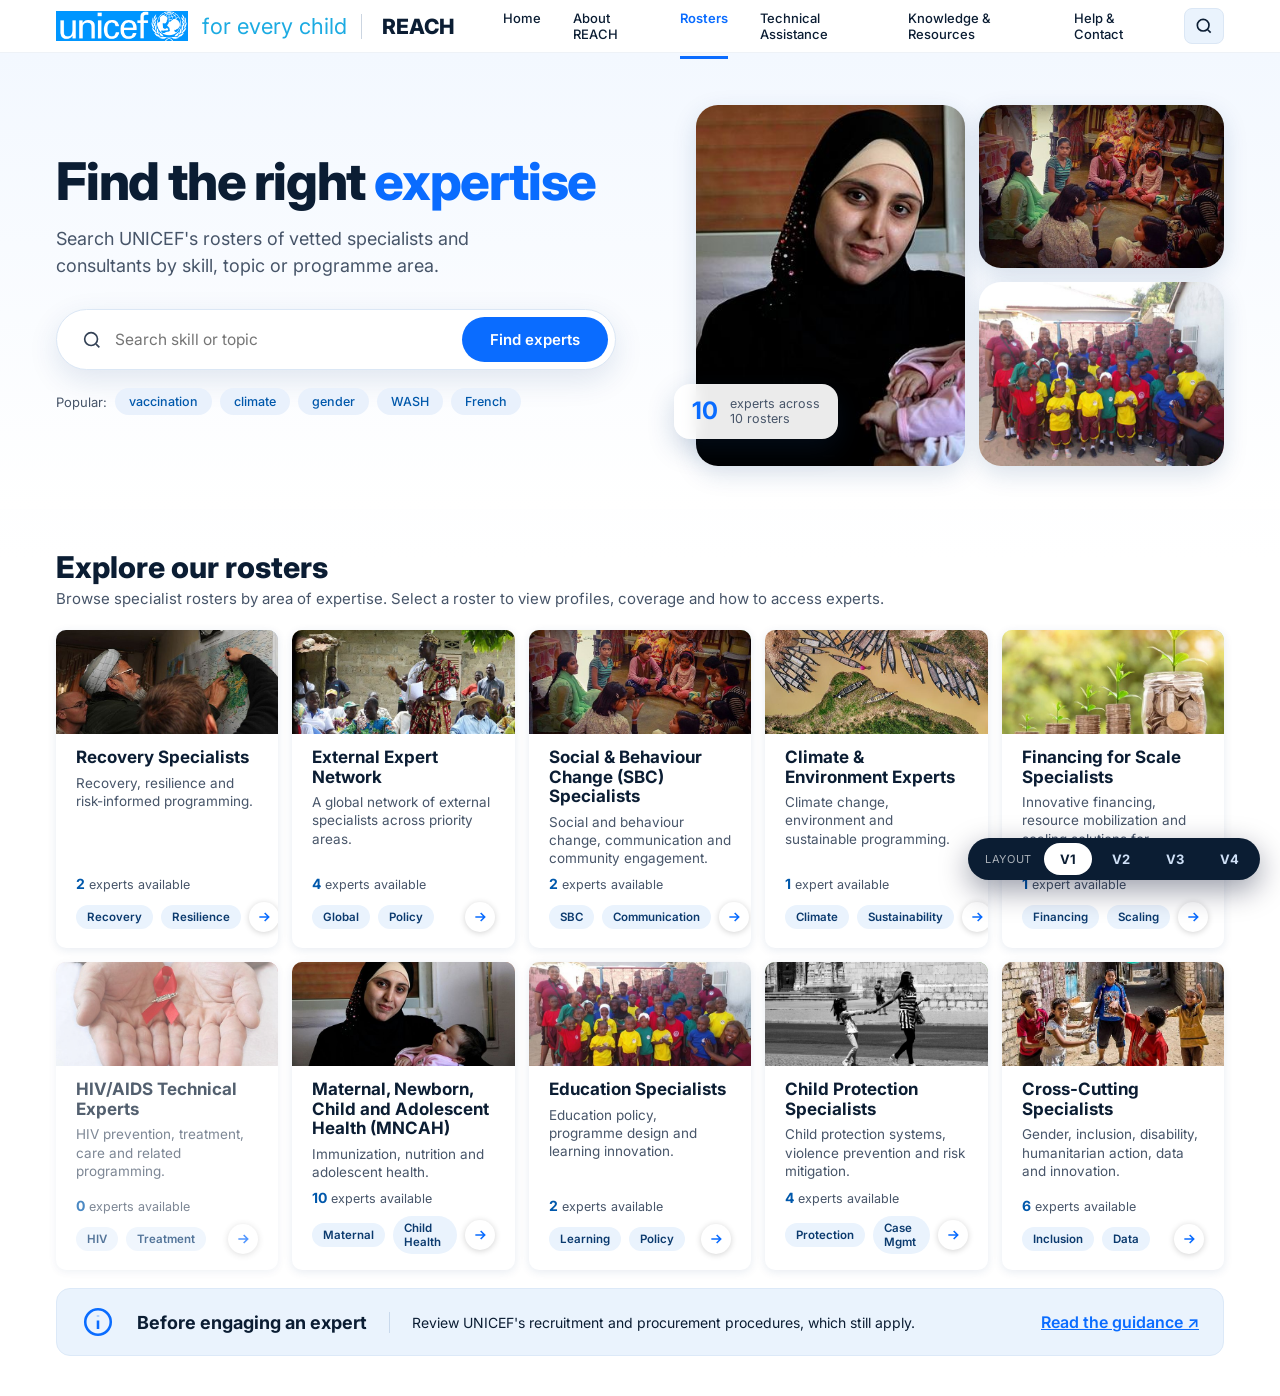
<file: index.html>
<!DOCTYPE html>
<html lang="en">
<head>
  <meta charset="UTF-8" />
  <meta name="viewport" content="width=device-width, initial-scale=1.0" />
  <title>REACH – Find the right expertise</title>
  <link rel="preconnect" href="https://fonts.googleapis.com" />
  <link rel="preconnect" href="https://fonts.gstatic.com" crossorigin />
  <link href="https://fonts.googleapis.com/css2?family=Inter:wght@400;500;600;700;800&family=Caveat:wght@600&display=swap" rel="stylesheet" />
  <link rel="stylesheet" href="v2.css" />
  <link rel="stylesheet" href="v3.css" />
  <link rel="stylesheet" href="v4.css" />
  <style>
    :root { --blue:#1CABE2; --brand:#0A6CFF; --dark:#0058AB; --ink:#0b1d33; --muted:#475569; --line:#dbe7f5; --tint:#eaf3fd; }
    * { box-sizing:border-box; }
    body { margin:0; font-family:'Inter',sans-serif; color:var(--ink); background:linear-gradient(180deg,#f4f8fe,#fff 40%); }
    a { color:inherit; text-decoration:none; }
    .wrap { max-width:1440px; margin:0 auto; padding:0 56px; }
    /* nav */
    header.nav { background:#fff; border-bottom:1px solid #eef2f7; position:sticky; top:0; z-index:10; }
    .nav .wrap { display:flex; align-items:center; gap:28px; height:52px; }
    .logo { display:flex; align-items:center; gap:14px; }
    .logo img { height:30px; }
    .logo .tag { color:var(--blue); font-size:22px; font-weight:400; }
    .logo .reach { font-weight:800; font-size:21px; border-left:1px solid #cbd5e1; padding-left:20px; }
    .nav nav { display:flex; gap:32px; margin-left:20px; flex:1; font-size:13px; font-weight:500; }
    .nav nav a { padding:17px 0 14px; border-bottom:3px solid transparent; }
    .nav nav a.active { color:var(--brand); border-color:var(--brand); font-weight:600; }
    .icon-btn { width:40px; height:36px; border:1px solid var(--line); background:var(--tint); border-radius:8px; display:grid; place-items:center; cursor:pointer; }
    /* hero */
    .hero { background:linear-gradient(180deg,#f3f8ff 0%,#fff 100%); }
    .hero .wrap { display:grid; grid-template-columns:1.05fr .95fr; gap:56px; align-items:center; padding-top:52px; padding-bottom:44px; }
    h1 { font-size:52px; line-height:1.05; margin:0 0 16px; font-weight:800; letter-spacing:-1.2px; }
    h1 em { font-style:normal; color:var(--brand); }
    .hero p.lead { font-size:18px; color:var(--muted); max-width:500px; margin:0 0 30px; line-height:1.5; }
    .search { display:flex; align-items:center; background:#fff; border:1px solid var(--line); border-radius:999px; padding:7px 7px 7px 6px; box-shadow:0 10px 30px rgba(15,60,120,.12); max-width:560px; transition:box-shadow .2s, border-color .2s; }
    .search:focus-within { border-color:var(--brand); box-shadow:0 10px 30px rgba(10,108,255,.22); }
    .search svg { margin:0 12px 0 18px; flex:none; }
    .search input { flex:1; min-width:0; border:0; outline:0; font:inherit; font-size:15.5px; padding:12px 0; background:transparent; }
    .btn { background:var(--brand); color:#fff; border:0; border-radius:999px; font:600 15px 'Inter'; padding:13px 28px; cursor:pointer; transition:background .15s; }
    .btn:hover { background:var(--dark); }
    .suggest { margin-top:18px; font-size:13px; color:var(--muted); display:flex; flex-wrap:wrap; gap:8px; align-items:center; }
    .suggest button { border:0; background:#e9f1fc; border-radius:999px; padding:6px 14px; font:500 12.5px 'Inter'; color:var(--dark); cursor:pointer; transition:background .15s; }
    .suggest button:hover { background:#d6e6fa; }
    .mosaic { display:grid; grid-template-columns:1.1fr 1fr; grid-template-rows:1fr 1fr; gap:14px; height:360px; position:relative; }
    .mosaic img { width:100%; height:100%; object-fit:cover; border-radius:22px; display:block; box-shadow:0 8px 24px rgba(15,60,120,.15); }
    .mosaic .tall { grid-row:1 / span 2; object-position:20% 30%; }
    .stat { position:absolute; left:-22px; bottom:26px; background:rgba(255,255,255,.92); backdrop-filter:blur(8px); border-radius:16px; padding:12px 18px; box-shadow:0 10px 28px rgba(15,60,120,.2); display:flex; gap:12px; align-items:center; }
    .stat b { font-size:24px; line-height:1; color:var(--brand); } .stat span { font-size:12.5px; color:var(--muted); line-height:1.25; }
    /* rosters */
    h2 { font-size:30px; margin:40px 0 4px; font-weight:800; }
    .sub { color:var(--muted); margin:0 0 22px; font-size:15px; }
    .grid { display:grid; grid-template-columns:repeat(5,1fr); gap:14px; }
    .card { background:#fff; border-radius:10px; box-shadow:0 2px 10px rgba(15,60,120,.1); overflow:hidden; display:flex; flex-direction:column; transition:transform .15s, box-shadow .15s; }
    .card:hover { transform:translateY(-3px); box-shadow:0 8px 22px rgba(15,60,120,.18); }
    .thumb { height:104px; overflow:hidden; } .thumb img { width:100%; height:100%; object-fit:cover; display:block; }
    .card .body { padding:14px 20px 16px; flex:1; display:flex; flex-direction:column; }
    .card h3 { margin:0 0 6px; font-size:17px; line-height:1.15; font-weight:700; }
    .card p { margin:0 0 14px; font-size:13.5px; color:var(--muted); line-height:1.35; flex:1; }
    .count { font-size:12.5px; color:var(--muted); margin:-6px 0 10px; } .count b { color:var(--dark); font-size:14px; }
    .card.empty { opacity:.7; }
    .foot { display:flex; align-items:center; gap:8px; }
    .chip { background:var(--tint); color:#0b3a6e; font-size:11.5px; font-weight:600; padding:5px 11px; border-radius:999px; }
    .arrow { margin-left:auto; width:30px; height:30px; border-radius:50%; background:#fff; box-shadow:0 1px 6px rgba(0,0,0,.18); display:grid; place-items:center; color:var(--brand); flex:none; }
    .notice { margin:18px 0 40px; background:var(--tint); border:1px solid #dce9f8; border-radius:14px; padding:16px 24px; display:flex; align-items:center; gap:22px; }
    .notice b { font-size:18px; padding-right:22px; border-right:1px solid #c9d9ec; }
    .notice span { flex:1; font-size:14px; }
    .notice a { color:var(--brand); font-weight:600; text-decoration:underline; }
    @media (max-width:1100px){ .hero .wrap{grid-template-columns:1fr; gap:32px;} .stat{left:12px;} .grid{grid-template-columns:repeat(3,1fr);} .can{grid-template-columns:1fr 1fr;} }
    @media (max-width:700px){ .wrap{padding:0 18px;} .grid{grid-template-columns:repeat(2,1fr);} .nav nav,.logo .tag{display:none;} h1{font-size:36px;} .mosaic{height:260px;} .can{grid-template-columns:1fr;} .notice{flex-wrap:wrap;} .notice b{border:0;} }
    @media (max-width:520px){ .grid{grid-template-columns:1fr;} .search svg{margin:0 8px 0 14px;} .search input{font-size:14px;} .btn{padding:12px 18px;} .foot{flex-wrap:wrap;} }
  </style>
</head>
<body>
  <header class="nav"><div class="wrap">
    <a class="logo" href="/"><img src="assets/unicef-logo-dxya9f98.png" alt="UNICEF" /><span class="tag">for every child</span><span class="reach">REACH</span></a>
    <nav>
      <a href="#">Home</a><a href="#">About REACH</a><a href="#" class="active">Rosters</a><a href="#">Technical Assistance</a><a href="#">Knowledge &amp; Resources</a><a href="#">Help &amp; Contact</a>
    </nav>
    <div class="icon-btn" onclick="document.getElementById(document.body.dataset.ver==='2'?'v2q':'q').focus()" title="Search"><svg width="20" height="20" fill="none" stroke="#0b1d33" stroke-width="2" viewBox="0 0 24 24"><circle cx="11" cy="11" r="7"/><path d="m20 20-3.5-3.5"/></svg></div>
  </div></header>

  <section class="hero" data-v="1"><div class="wrap">
    <div>
      <h1>Find the right <em>expertise</em></h1>
      <p class="lead">Search UNICEF's rosters of vetted specialists and consultants by skill, topic or programme area.</p>
      <form class="search" id="searchForm">
        <svg width="22" height="22" fill="none" stroke="#334155" stroke-width="1.8" viewBox="0 0 24 24"><circle cx="11" cy="11" r="7"/><path d="m20 20-3.5-3.5"/></svg>
        <input id="q" autocomplete="off" placeholder="Search skill or topic" aria-label="Search experts" />
        <button class="btn" type="submit">Find experts</button>
      </form>
      <div class="suggest">Popular: <button type="button">vaccination</button><button type="button">climate</button><button type="button">gender</button><button type="button">WASH</button><button type="button">French</button></div>
    </div>
    <div class="mosaic" aria-hidden="true">
      <img class="tall" src="assets/photos/mncah.jpg" alt="" />
      <img src="assets/photos/sbc.jpg" alt="" />
      <img src="assets/photos/edu.jpg" alt="" />
      <div class="stat"><b id="statN">0</b><span>experts across<br><span id="statR"></span> rosters</span></div>
    </div>
  </div></section>

  <div id="v2"></div>
  <div id="v3"></div>
  <div id="v4"></div>

  <main class="wrap">
    <div data-v="1">
    <h2>Explore our rosters</h2>
    <p class="sub">Browse specialist rosters by area of expertise. Select a roster to view profiles, coverage and how to access experts.</p>
    <div class="grid" id="rosters"></div>
    </div>

    <div class="notice" data-v="1">
      <svg width="34" height="34" fill="none" stroke="#0A6CFF" stroke-width="1.8" viewBox="0 0 24 24"><circle cx="12" cy="12" r="9"/><path d="M12 11v6M12 7.5v.5"/></svg>
      <b>Before engaging an expert</b>
      <span>Review UNICEF's recruitment and procurement procedures, which still apply.</span>
      <a href="#">Read the guidance ↗</a>
    </div>
  </main>

  <div id="verToggle" role="radiogroup" aria-label="Home page version">
    <span>Layout</span>
    <button type="button" role="radio" data-ver="1" aria-checked="true">V1</button>
    <button type="button" role="radio" data-ver="2" aria-checked="false">V2</button>
    <button type="button" role="radio" data-ver="3" aria-checked="false">V3</button>
    <button type="button" role="radio" data-ver="4" aria-checked="false">V4</button>
  </div>

  <script src="dashboard-data.js"></script>
  <script src="rosters.js"></script>
  <script src="v2.js"></script>
  <script src="v3.js"></script>
  <script src="v4.js"></script>
  <script>
    const ARROW = '<svg width="16" height="16" fill="none" stroke="currentColor" stroke-width="2.4" viewBox="0 0 24 24"><path d="M5 12h14m-6-6 6 6-6 6"/></svg>';
    
    const ALL = DASH_EXPERTS;
    ROSTERS.forEach(r => r.count = countRoster(r));
    document.getElementById('statN').textContent = ALL.length; document.getElementById('statR').textContent = ROSTERS.length;
    document.getElementById('rosters').innerHTML = ROSTERS.map((r, n) => `
      <a class="card${r.count ? '' : ' empty'}" href="#" data-n="${n}">
        <div class="thumb" style="background:linear-gradient(135deg,${r.g[0]},${r.g[1]})"><img src="assets/photos/${r.img}.jpg" alt="" loading="lazy" style="object-position:${POS[r.img]}" onerror="this.remove()"></div>
        <div class="body"><h3>${r.t}</h3><p>${r.d}</p>
          <div class="count"><b>${r.count}</b> ${r.count === 1 ? 'expert' : 'experts'} available</div>
          <div class="foot">${r.tags.map(x => `<span class="chip">${x}</span>`).join('')}<span class="arrow">${ARROW}</span></div>
        </div>
      </a>`).join('');
    document.getElementById('rosters').addEventListener('click', e => {
      const c = e.target.closest('.card'); if (!c) return; e.preventDefault();
      location.href = rosterUrl(ROSTERS[+c.dataset.n]);
    });

    function search(text) {
      text = text.trim(); if (!text) return;
      location.href = searchUrl(text);
    }
    document.getElementById('searchForm').addEventListener('submit', e => { e.preventDefault(); search(document.getElementById('q').value); });
    document.querySelectorAll('.suggest button').forEach(b => b.onclick = () => search(b.textContent));
    // ---- V1 / V2 switch (V1 is the default; ?v=2 or the saved choice selects V2)
    (function () {
      const KEY = 'reach-home-ver';
      const get = () => { try { return localStorage.getItem(KEY); } catch (e) { return null; } };
      const set = v => { try { localStorage.setItem(KEY, v); } catch (e) {} };
      const fromUrl = new URLSearchParams(location.search).get('v');
      function apply(v, persist) {
        v = v === '2' || v === '3' || v === '4' ? v : '1';
        document.body.dataset.ver = v;
        if (v === '2') window.initHomeV2();
        if (v === '3') window.initHomeV3();
        if (v === '4') window.initHomeV4();
        document.querySelectorAll('#verToggle [data-ver]').forEach(b => b.setAttribute('aria-checked', b.dataset.ver === v));
        if (persist) { set(v); const u = new URL(location.href); v !== '1' ? u.searchParams.set('v', v) : u.searchParams.delete('v'); history.replaceState(null, '', u); }
      }
      document.querySelectorAll('#verToggle [data-ver]').forEach(b => b.addEventListener('click', () => apply(b.dataset.ver, true)));
      apply(fromUrl || get() || '1', false);
    })();
  </script>
</body>
</html>
</file>
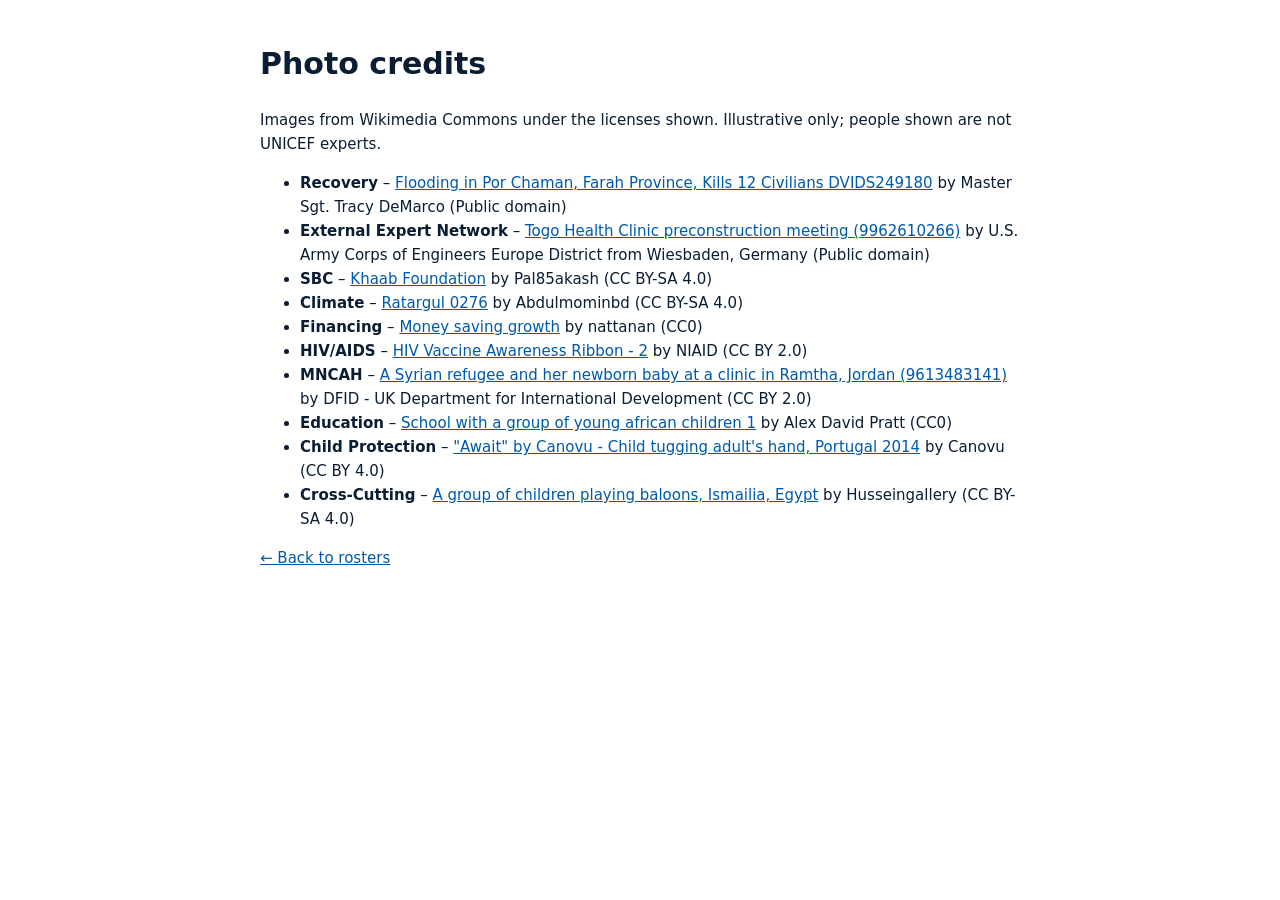
<file: credits.html>
<!DOCTYPE html><html lang="en"><head><meta charset="UTF-8"><meta name="viewport" content="width=device-width,initial-scale=1"><title>Photo credits</title><style>body{font:15px/1.6 Inter,system-ui,sans-serif;max-width:760px;margin:40px auto;padding:0 20px;color:#0b1d33}a{color:#0058AB}</style></head><body><h1>Photo credits</h1><p>Images from Wikimedia Commons under the licenses shown. Illustrative only; people shown are not UNICEF experts.</p><ul><li><b>Recovery</b> &ndash; <a href="https://commons.wikimedia.org/wiki/File:Flooding_in_Por_Chaman%2C_Farah_Province%2C_Kills_12_Civilians_DVIDS249180.jpg" rel="noopener">Flooding in Por Chaman, Farah Province, Kills 12 Civilians DVIDS249180</a> by Master Sgt. Tracy DeMarco (Public domain)</li><li><b>External Expert Network</b> &ndash; <a href="https://commons.wikimedia.org/wiki/File:Togo_Health_Clinic_preconstruction_meeting_%289962610266%29.jpg" rel="noopener">Togo Health Clinic preconstruction meeting (9962610266)</a> by U.S. Army Corps of Engineers Europe District from Wiesbaden, Germany (Public domain)</li><li><b>SBC</b> &ndash; <a href="https://commons.wikimedia.org/wiki/File:Khaab_Foundation.jpg" rel="noopener">Khaab Foundation</a> by Pal85akash (CC BY-SA 4.0)</li><li><b>Climate</b> &ndash; <a href="https://commons.wikimedia.org/wiki/File:Ratargul_0276.jpg" rel="noopener">Ratargul 0276</a> by Abdulmominbd (CC BY-SA 4.0)</li><li><b>Financing</b> &ndash; <a href="https://commons.wikimedia.org/wiki/File:Money_saving_growth.jpg" rel="noopener">Money saving growth</a> by nattanan (CC0)</li><li><b>HIV/AIDS</b> &ndash; <a href="https://commons.wikimedia.org/wiki/File:HIV_Vaccine_Awareness_Ribbon_-_2.jpg" rel="noopener">HIV Vaccine Awareness Ribbon - 2</a> by NIAID (CC BY 2.0)</li><li><b>MNCAH</b> &ndash; <a href="https://commons.wikimedia.org/wiki/File:A_Syrian_refugee_and_her_newborn_baby_at_a_clinic_in_Ramtha%2C_Jordan_%289613483141%29.jpg" rel="noopener">A Syrian refugee and her newborn baby at a clinic in Ramtha, Jordan (9613483141)</a> by DFID - UK Department for International Development (CC BY 2.0)</li><li><b>Education</b> &ndash; <a href="https://commons.wikimedia.org/wiki/File:School_with_a_group_of_young_african_children_1.jpg" rel="noopener">School with a group of young african children 1</a> by Alex David Pratt (CC0)</li><li><b>Child Protection</b> &ndash; <a href="https://commons.wikimedia.org/wiki/File:%22Await%22_by_Canovu_-_Child_tugging_adult%27s_hand%2C_Portugal_2014.png" rel="noopener">&quot;Await&quot; by Canovu - Child tugging adult's hand, Portugal 2014</a> by Canovu (CC BY 4.0)</li><li><b>Cross-Cutting</b> &ndash; <a href="https://commons.wikimedia.org/wiki/File:A_group_of_children_playing_baloons%2C_Ismailia%2C_Egypt.jpg" rel="noopener">A group of children playing baloons, Ismailia, Egypt</a> by Husseingallery (CC BY-SA 4.0)</li></ul><p><a href="index.html">&larr; Back to rosters</a></p></body></html>
</file>
<file: v2.css>
/* Home V2 — matches the supplied reference: light hero with arc-cropped photo + script tagline, bento photo tiles with
   UNICEF-colour corner swooshes, and a two-part guidance banner. Scoped under #v2. */
#v2 { --blue:#0A6CFF; --deep:#0058AB; --cyan:#1CABE2; --navy:#0b1d33; --ink:#1f2937; }
body[data-ver="2"] { background:#fff; }
body[data-ver="2"] main, body[data-ver="2"] .icon-btn { display:none; }
#v2 .wrap { max-width:1440px; margin:0 auto; padding:0 56px; }
/* ---------- hero ---------- */
#v2 .v2-hero { position:relative; z-index:2; overflow-x:clip; background:linear-gradient(90deg,#d6eaf9 0%,#e6f2fc 36%,#f1f8fe 62%,#fbfdff 100%); }
#v2 .v2-deco { position:absolute; inset:0; overflow:hidden; pointer-events:none; }
#v2 .v2-deco::before { content:""; position:absolute; left:-210px; bottom:-150px; width:560px; height:250px; border-radius:50%; background:linear-gradient(60deg,#a9dcf7,#1CABE2 55%,#0A6CFF); transform:rotate(16deg); opacity:.92; }
#v2 .v2-deco::after { content:""; position:absolute; left:-260px; bottom:-120px; width:620px; height:250px; border-radius:50%; background:linear-gradient(60deg,rgba(28,171,226,.0),rgba(28,171,226,.22)); transform:rotate(11deg); }
#v2 .v2-heroin { position:relative; max-width:1440px; margin:0 auto; height:328px; padding:0 56px; }
#v2 .v2-copy { position:absolute; left:56px; top:0; bottom:0; width:min(690px,52%); display:flex; flex-direction:column; justify-content:center; }
#v2 .eyebrow { align-self:flex-start; font-size:15px; font-weight:600; letter-spacing:.32em; color:var(--navy); padding-bottom:6px; border-bottom:4px solid var(--blue); margin-bottom:14px; }
#v2 h1 { font-size:58px; line-height:1.02; letter-spacing:-1.4px; margin:0 0 12px; font-weight:800; color:var(--navy); }
#v2 .v2-lead { font-size:20px; line-height:1.3; color:var(--ink); max-width:600px; margin:0 0 22px; }
#v2 .v2-cmd { position:relative; max-width:690px; }
#v2 .v2-bar { display:flex; align-items:center; background:#fff; border-radius:14px; padding:8px 8px 8px 20px; box-shadow:0 6px 22px rgba(11,29,51,.13); }
#v2 .v2-bar:focus-within { box-shadow:0 0 0 3px rgba(10,108,255,.25),0 6px 22px rgba(11,29,51,.13); }
#v2 .v2-bar svg { flex:none; margin-right:14px; }
#v2 .v2-bar input { flex:1; min-width:0; border:0; outline:0; font:400 15px 'Inter'; padding:12px 0; background:transparent; color:var(--ink); }
#v2 .v2-go { border:0; background:var(--blue); color:#fff; font:600 17px 'Inter'; padding:14px 24px; border-radius:11px; cursor:pointer; transition:background .15s; }
#v2 .v2-go:hover { background:var(--deep); }
#v2 .v2-pop { position:absolute; left:0; right:0; top:calc(100% + 8px); background:#fff; color:var(--ink); border-radius:14px; box-shadow:0 18px 44px rgba(11,29,51,.22); padding:6px; z-index:30; max-height:360px; overflow:auto; }
#v2 .v2-pop[hidden] { display:none; }
#v2 .v2-pop h4 { margin:10px 12px 4px; font-size:11px; letter-spacing:.08em; text-transform:uppercase; color:#64748b; font-weight:600; }
#v2 .v2-opt { display:flex; align-items:center; gap:12px; padding:10px 12px; border-radius:8px; cursor:pointer; font-size:14.5px; }
#v2 .v2-opt:hover, #v2 .v2-opt[aria-selected="true"] { background:#eaf3fd; }
#v2 .v2-opt small { color:#64748b; margin-left:auto; font-size:12.5px; white-space:nowrap; }
/* photo panel with arc-shaped left edge */
#v2 .v2-art { position:absolute; top:0; bottom:0; right:min(0px,calc((100% - 100vw)/2)); width:calc(44% + max(0px,(100vw - 100%)/2)); pointer-events:none; }
#v2 .v2-art .ring, #v2 .v2-art .pic { position:absolute; top:0; bottom:0; right:0; clip-path:ellipse(100% 112% at 100% 50%); }
#v2 .v2-art .ring { left:0; background:#cfe6f7; }
#v2 .v2-art .pic { left:22px; background:#0058AB url(assets/photos/lg/sbc.jpg) 60% 38%/cover no-repeat; }
#v2 .v2-art .pic::before { content:""; position:absolute; inset:0; background:linear-gradient(90deg,rgba(0,88,171,.05) 0%,rgba(0,88,171,.55) 55%,rgba(0,70,150,.85) 100%); }
#v2 .tag { position:absolute; right:calc(max(0px,(100vw - 1440px)/2) + 56px); top:50%; transform:translateY(-52%) rotate(-9deg); color:#fff; font:600 46px/1.04 'Caveat','Segoe Script','Brush Script MT',cursive; text-shadow:0 2px 14px rgba(0,30,80,.45); }
#v2 .tag svg { display:block; margin:6px 0 0 18px; width:150px; height:22px; }
/* ---------- rosters ---------- */
#v2 .v2-sec { padding-top:26px; }
#v2 .v2-sec-h { display:flex; align-items:center; justify-content:space-between; gap:20px; margin:0 0 16px; }
#v2 .v2-sec-h h2 { font-size:36px; font-weight:800; letter-spacing:-1px; margin:0; color:var(--navy); }
#v2 .viewall { background:none; border:0; font:600 16px 'Inter'; color:var(--blue); cursor:pointer; display:inline-flex; align-items:center; gap:8px; padding:0; text-decoration:underline; text-underline-offset:3px; }
#v2 .v2-grid, #v2 .v2-more { display:grid; gap:14px; }
#v2 .v2-grid { grid-template-columns:1.52fr repeat(4,1fr); grid-auto-rows:196px; }
#v2 .v2-more { grid-template-columns:repeat(4,1fr); grid-auto-rows:190px; margin-top:14px; }
#v2 .v2-more[hidden] { display:none; }
#v2 .tile { position:relative; display:block; overflow:hidden; border-radius:22px; color:#fff; text-decoration:none; background:#0b3d6e; box-shadow:0 6px 18px rgba(0,30,80,.2); isolation:isolate; opacity:0; transform:translateY(10px); animation:v2in .5s ease forwards; animation-delay:calc(var(--i)*45ms); transition:box-shadow .25s, transform .25s; outline-offset:3px; }
@keyframes v2in { to { opacity:1; transform:none; } }
#v2 .tile:hover { box-shadow:0 14px 30px rgba(0,30,80,.3); transform:translateY(-3px); }
#v2 .tile:focus-visible { outline:3px solid var(--cyan); }
#v2 .tile > img { position:absolute; inset:0; width:100%; height:100%; object-fit:cover; object-position:var(--pos); z-index:-3; transition:transform .6s ease; }
#v2 .tile:hover > img { transform:scale(1.05); }
#v2 .tile::before { content:""; position:absolute; inset:0; z-index:-2; background:linear-gradient(180deg,rgba(0,15,40,0) 38%,rgba(0,15,40,.82) 100%); }
#v2 .tile::after { content:""; position:absolute; right:-9%; bottom:-24%; width:44%; height:62%; z-index:-1; border-radius:100% 0 0 0; transform:rotate(-14deg); background:linear-gradient(135deg,var(--c1),var(--c2)); }
#v2 .tile .cap { position:absolute; left:0; right:0; bottom:0; padding:16px 18px; }
#v2 .tile h3 { margin:0; font-size:21px; line-height:1.12; font-weight:700; letter-spacing:-.4px; max-width:88%; text-shadow:0 1px 10px rgba(0,0,0,.35); }
#v2 .tile .n { display:block; margin-top:4px; font-size:13px; font-weight:500; opacity:.88; }
#v2 .tile.xl { grid-row:span 2; }
#v2 .tile.xl::after { right:-14%; bottom:-14%; width:70%; height:46%; border-radius:100% 0 0 0; transform:rotate(-8deg); }
#v2 .tile.xl .cap { padding:26px 26px 28px; }
#v2 .tile.xl h3 { font-size:38px; line-height:1.05; letter-spacing:-1px; max-width:80%; margin-bottom:12px; }
#v2 .tile.xl p { margin:0 0 18px; font-size:17px; line-height:1.3; max-width:300px; }
#v2 .tile.xl .n { display:none; }
#v2 .btn-w { display:inline-flex; align-items:center; gap:10px; background:#fff; color:var(--blue); font:600 16px 'Inter'; padding:11px 22px; border-radius:999px; }
#v2 .tile .p { display:none; } #v2 .tile.xl .p { display:block; }
#v2 .tile.zero > img { filter:grayscale(.85) brightness(.9); }
/* ---------- guidance banner ---------- */
#v2 .v2-banner { position:relative; overflow:hidden; display:grid; grid-template-columns:1fr auto 1fr; align-items:center; gap:28px; margin:26px 0 36px; padding:26px 56px; border-radius:26px; background:linear-gradient(90deg,#e6f2fd 0%,#dcecfb 100%); }
#v2 .v2-banner::after { content:""; position:absolute; right:-170px; bottom:-130px; width:380px; height:180px; border-radius:50%; background:linear-gradient(120deg,#a9dcf7,#1CABE2 60%,#0A6CFF); transform:rotate(-24deg); opacity:.9; }
#v2 .v2-banner::before { content:""; position:absolute; left:-190px; bottom:-135px; width:380px; height:180px; border-radius:50%; background:linear-gradient(60deg,#a9dcf7,#1CABE2 60%,#0A6CFF); transform:rotate(24deg); opacity:.9; }
#v2 .v2-banner > * { position:relative; z-index:1; }
#v2 .v2-banner .blk { display:flex; align-items:center; justify-content:space-between; gap:20px; }
#v2 .v2-banner h3 { margin:0 0 4px; font-size:24px; font-weight:800; letter-spacing:-.5px; color:var(--navy); }
#v2 .v2-banner p { margin:0; font-size:16px; color:var(--ink); line-height:1.35; }
#v2 .v2-banner .sep { width:1.5px; align-self:stretch; background:#0A6CFF; opacity:.7; }
#v2 .btn-o { flex:none; display:inline-flex; align-items:center; gap:8px; border:1.5px solid var(--blue); border-radius:999px; padding:11px 20px; color:var(--blue); font:600 15.5px 'Inter'; text-decoration:none; background:rgba(255,255,255,.35); transition:background .15s, color .15s; }
#v2 .btn-o:hover { background:var(--blue); color:#fff; }
/* toggle (outside #v2) */
#verToggle { position:fixed; right:20px; bottom:20px; z-index:100; display:flex; align-items:center; gap:4px; background:#0b1d33; color:#fff; border-radius:999px; padding:5px; box-shadow:0 10px 30px rgba(0,10,40,.4); font-family:'Inter',sans-serif; }
#verToggle span { font-size:11px; letter-spacing:.06em; text-transform:uppercase; opacity:.65; padding:0 8px 0 12px; }
#verToggle button { border:0; background:transparent; color:#cfe0f7; font:700 13px 'Inter'; padding:8px 16px; border-radius:999px; cursor:pointer; transition:background .15s, color .15s; }
#verToggle button[aria-checked="true"] { background:#fff; color:#0b1d33; }
#verToggle button:focus-visible { outline:2px solid #46d4ff; outline-offset:2px; }
body[data-ver="2"] [data-v="1"] { display:none !important; }
body[data-ver="1"] #v2 { display:none; }
@media (max-width:1100px){ #v2 .v2-heroin{height:auto; padding:0;} #v2 .v2-copy{position:static; width:auto; padding:40px 36px 28px;} #v2 .v2-art{position:relative; right:auto; width:auto; height:230px;} #v2 .tag{right:8%;} #v2 h1{font-size:44px;} #v2 .v2-grid{grid-template-columns:repeat(2,1fr); grid-auto-rows:auto;} #v2 .v2-more{grid-auto-rows:auto;} #v2 .tile{height:190px;} #v2 .tile.xl{grid-column:1/-1; grid-row:auto; margin:0; height:360px;} #v2 .v2-more{grid-template-columns:repeat(2,1fr);} #v2 .v2-banner{grid-template-columns:1fr; gap:20px;} #v2 .v2-banner .sep{display:none;} }
@media (max-width:640px){ #v2 .wrap{padding:0 18px;} #v2 .v2-copy{padding:30px 18px 22px;} #v2 h1{font-size:34px; letter-spacing:-1px;} #v2 .v2-lead{font-size:16px;} #v2 .v2-go{padding:13px 14px; font-size:15px;} #v2 .tag{font-size:32px;} #v2 .tile h3{font-size:17px;} #v2 .tile{height:170px;} #v2 .tile.xl{height:300px;} #v2 .tile.xl h3{font-size:28px;} #v2 .v2-sec-h{margin:0 6px 10px;} #v2 .v2-sec-h h2{font-size:26px;} #v2 .v2-banner{padding:22px 20px;} #v2 .v2-banner .blk{flex-direction:column; align-items:flex-start; gap:14px;} #verToggle span{display:none;} }
@media (prefers-reduced-motion:reduce){ #v2 *,#v2 *::before,#v2 *::after { animation:none !important; transition:none !important; } #v2 .tile{opacity:1; transform:none;} }
</file>
<file: v3.css>
/* Home V3 — premium: full-bleed photographic hero (supplied artwork), glass stats card, featured bento tiles. Scoped under #v3. */
#v3 { --blue:#0A6CFF; --deep:#0058AB; --cyan:#1CABE2; --navy:#0b1d33; --ink:#1f2937; --hair:rgba(11,29,51,.08); }
body[data-ver="3"] { background:#fff; }
body[data-ver="3"] header.nav, body[data-ver="3"] main, body[data-ver="3"] #v2, body[data-ver="3"] [data-v="1"] { display:none !important; }
body[data-ver="1"] #v3, body[data-ver="2"] #v3 { display:none; }
#v3 .wrap { max-width:1440px; margin:0 auto; padding:0 56px; }
/* ---------- header ---------- */
#v3 .v3-nav { position:sticky; top:0; z-index:40; background:rgba(255,255,255,.92); backdrop-filter:blur(10px); border-bottom:1px solid rgba(11,29,51,.05); }
#v3 .v3-nav .wrap { display:grid; grid-template-columns:1fr auto 1fr; align-items:center; height:60px; }
#v3 .v3-logo { display:flex; align-items:center; gap:14px; text-decoration:none; color:inherit; }
#v3 .v3-logo img { height:28px; } #v3 .v3-logo .tag { color:var(--cyan); font-size:20px; } #v3 .v3-logo .reach { font-weight:800; font-size:19px; border-left:1px solid #cbd5e1; padding-left:18px; letter-spacing:.2px; }
#v3 .v3-links { display:flex; gap:44px; font-size:15px; font-weight:500; }
#v3 .v3-links a { color:var(--navy); text-decoration:none; padding:19px 0 17px; border-bottom:3px solid transparent; }
#v3 .v3-links a.on { font-weight:700; border-bottom-color:var(--blue); }
#v3 .v3-tools { display:flex; justify-content:flex-end; align-items:center; gap:22px; }
#v3 .v3-tools .u { width:36px; height:36px; border-radius:50%; background:var(--blue); display:grid; place-items:center; }
/* ---------- hero ---------- */
#v3 .v3-hero { position:relative; z-index:2; min-height:455px; background:linear-gradient(90deg,#fafdff 0%,#fafdff 52%,#dcedfc 100%); overflow-x:clip; }
#v3 .v3-bg { position:absolute; inset:0; background:url(assets/v3/hero.jpg) 60% -1.6vw/61.5vw auto no-repeat; -webkit-mask-image:linear-gradient(90deg,#000 0%,#000 66%,transparent 82%); mask-image:linear-gradient(90deg,#000 0%,#000 66%,transparent 82%); }
#v3 .v3-hero-in { position:relative; min-height:455px; }
#v3 .v3-copy { position:absolute; left:56px; top:0; bottom:0; width:min(780px,56%); display:flex; flex-direction:column; justify-content:center; padding-bottom:34px; }
#v3 .eyebrow { font-size:14px; font-weight:600; letter-spacing:.34em; color:var(--navy); margin-bottom:18px; }
#v3 h1 { font-size:64px; line-height:1.02; letter-spacing:-2.2px; margin:0 0 18px; font-weight:800; color:var(--navy); }
#v3 h1 em { position:relative; font-style:italic; color:var(--blue); font-weight:700; white-space:nowrap; letter-spacing:-1.5px; }
#v3 { overflow-x:clip; }
#v3 h1 em svg { position:absolute; left:6%; right:0; bottom:-14px; width:88%; height:18px; }
#v3 .v3-lead { font-size:19px; line-height:1.35; color:var(--ink); max-width:470px; margin:0 0 28px; }
#v3 .v3-cmd { position:relative; max-width:764px; }
#v3 .v3-bar { display:flex; align-items:center; background:#fff; border:1.5px solid rgba(10,108,255,.28); border-radius:16px; padding:7px 7px 7px 20px; box-shadow:0 12px 34px rgba(10,108,255,.14),0 2px 6px rgba(11,29,51,.06); transition:box-shadow .2s, border-color .2s; }
#v3 .v3-bar:focus-within { border-color:var(--blue); box-shadow:0 0 0 4px rgba(10,108,255,.16),0 12px 34px rgba(10,108,255,.18); }
#v3 .v3-bar svg { flex:none; margin-right:14px; }
#v3 .v3-bar input { flex:1; min-width:0; border:0; outline:0; font:400 16px 'Inter'; padding:14px 0; background:transparent; color:var(--ink); }
#v3 .v3-go { border:0; background:linear-gradient(180deg,#1f7bff,#0A6CFF); color:#fff; font:600 17px 'Inter'; padding:15px 30px; border-radius:11px; cursor:pointer; box-shadow:0 6px 14px rgba(10,108,255,.35); transition:transform .15s, box-shadow .15s; }
#v3 .v3-go:hover { transform:translateY(-1px); box-shadow:0 10px 20px rgba(10,108,255,.42); }
#v3 .v3-pop { position:absolute; left:0; right:0; top:calc(100% + 10px); background:#fff; border-radius:16px; box-shadow:0 22px 54px rgba(11,29,51,.24); padding:8px; z-index:30; max-height:360px; overflow:auto; }
#v3 .v3-pop[hidden] { display:none; }
#v3 .v3-pop h4 { margin:10px 12px 4px; font-size:11px; letter-spacing:.08em; text-transform:uppercase; color:#64748b; font-weight:600; }
#v3 .v3-opt { display:flex; align-items:center; gap:12px; padding:10px 12px; border-radius:10px; cursor:pointer; font-size:14.5px; }
#v3 .v3-opt:hover, #v3 .v3-opt[aria-selected="true"] { background:#eaf3fd; }
#v3 .v3-opt small { color:#64748b; margin-left:auto; font-size:12.5px; white-space:nowrap; }
#v3 .v3-pop-row { margin-top:18px; display:flex; flex-wrap:wrap; gap:10px; align-items:center; font-size:15px; color:var(--ink); }
#v3 .v3-pop-row button { border:1px solid rgba(11,29,51,.08); background:rgba(255,255,255,.8); backdrop-filter:blur(6px); color:var(--navy); border-radius:999px; padding:9px 20px; font:500 14.5px 'Inter'; cursor:pointer; transition:background .15s, box-shadow .15s; }
#v3 .v3-pop-row button:hover { background:#fff; box-shadow:0 4px 12px rgba(11,29,51,.1); }
/* glass stats card */
#v3 .v3-stats { position:absolute; right:28px; top:62px; width:232px; padding:6px 20px; border-radius:22px; background:rgba(255,255,255,.62); backdrop-filter:blur(16px) saturate(1.3); -webkit-backdrop-filter:blur(16px) saturate(1.3); border:1px solid rgba(255,255,255,.85); box-shadow:0 20px 50px rgba(10,60,140,.16); }
#v3 .v3-stats .row { display:flex; align-items:center; gap:16px; padding:15px 0; }
#v3 .v3-stats .row + .row { border-top:1px solid rgba(11,29,51,.1); }
#v3 .v3-stats svg { flex:none; width:34px; height:34px; color:#1b2b43; }
#v3 .v3-stats b { display:block; font-size:25px; line-height:1.1; letter-spacing:-.6px; color:var(--navy); } #v3 .v3-stats span { font-size:14.5px; color:#3a4a60; }
/* ---------- rosters ---------- */
#v3 .v3-sec { padding-top:34px; }
#v3 .v3-sec-h { display:flex; align-items:center; justify-content:space-between; margin-bottom:20px; }
#v3 .v3-sec-h h2 { font-size:32px; font-weight:800; letter-spacing:-1px; margin:0; color:var(--navy); }
#v3 .viewall { background:none; border:0; font:600 16px 'Inter'; color:var(--blue); cursor:pointer; display:inline-flex; align-items:center; gap:8px; padding:0; text-decoration:underline; text-underline-offset:4px; }
#v3 .v3-bento { display:grid; grid-template-columns:36.6% 1fr; gap:14px; }
#v3 .v3-right { display:grid; grid-template-columns:repeat(12,1fr); grid-template-rows:repeat(2,166px); gap:14px; }
#v3 .v3-right .tile:nth-child(-n+3) { grid-column:span 4; } #v3 .v3-right .tile:nth-child(n+4) { grid-column:span 3; }
#v3 .v3-more { display:grid; grid-template-columns:repeat(4,1fr); grid-auto-rows:166px; gap:14px; margin-top:14px; }
#v3 .v3-more[hidden] { display:none; }
#v3 .tile { position:relative; display:block; overflow:hidden; border-radius:20px; color:#fff; text-decoration:none; background:#0b3d6e; box-shadow:0 10px 26px rgba(11,29,51,.18); isolation:isolate; opacity:0; transform:translateY(12px); animation:v3in .6s cubic-bezier(.2,.7,.2,1) forwards; animation-delay:calc(var(--i)*55ms); transition:transform .3s cubic-bezier(.2,.7,.2,1), box-shadow .3s; outline-offset:3px; }
@keyframes v3in { to { opacity:1; transform:none; } }
#v3 .tile:hover { transform:translateY(-4px); box-shadow:0 22px 44px rgba(11,29,51,.28); }
#v3 .tile:focus-visible { outline:3px solid var(--cyan); }
#v3 .tile > img { position:absolute; inset:0; width:100%; height:100%; object-fit:cover; object-position:var(--pos); z-index:-3; transition:transform .7s cubic-bezier(.2,.7,.2,1); }
#v3 .tile:hover > img { transform:scale(1.06); }
#v3 .tile::before { content:""; position:absolute; inset:0; z-index:-2; background:linear-gradient(180deg,rgba(5,20,45,0) 35%,rgba(5,20,45,.8) 100%); }
#v3 .tile .sw { position:absolute; right:-10%; bottom:-30%; width:46%; height:70%; z-index:-1; border-radius:100% 0 0 0; transform:rotate(-14deg); background:linear-gradient(135deg,var(--c1),var(--c2)); }
#v3 .tile .sw2 { position:absolute; right:-4%; bottom:-38%; width:40%; height:62%; z-index:-1; border-radius:100% 0 0 0; transform:rotate(-24deg); background:linear-gradient(135deg,var(--c3),var(--c1)); opacity:.85; }
#v3 .tile .cap { position:absolute; left:0; right:0; bottom:0; padding:16px 18px; }
#v3 .tile h3 { margin:0; font-size:21px; line-height:1.1; font-weight:700; letter-spacing:-.5px; max-width:86%; text-shadow:0 2px 12px rgba(0,0,0,.4); }
#v3 .tile .n { display:block; margin-top:5px; font-size:12.5px; font-weight:500; opacity:.88; }
#v3 .tile.zero > img { filter:grayscale(.85) brightness(.9); }
#v3 .tile.feat { height:346px; border-radius:24px; }
#v3 .tile.feat::before { background:linear-gradient(180deg,rgba(8,22,48,.1) 0%,rgba(8,22,48,.2) 40%,rgba(8,22,48,.78) 100%); }
#v3 .tile.feat .sw { right:-8%; bottom:-26%; width:70%; height:56%; border-radius:100% 0 0 0; transform:rotate(-9deg); }
#v3 .tile.feat .sw2 { right:2%; bottom:-34%; width:60%; height:50%; transform:rotate(-14deg); }
#v3 .feat .tagf { position:absolute; left:32px; top:30px; font-size:12.5px; font-weight:600; letter-spacing:.3em; padding:5px 12px 5px 14px; border:1px solid rgba(255,255,255,.55); border-radius:4px; background:rgba(255,255,255,.1); backdrop-filter:blur(4px); }
#v3 .feat .cap { padding:0 32px 30px; top:auto; }
#v3 .feat h3 { font-size:44px; line-height:1.0; letter-spacing:-1.4px; max-width:80%; margin-bottom:14px; }
#v3 .feat p { margin:0 0 20px; font-size:18px; line-height:1.3; max-width:330px; color:rgba(255,255,255,.92); }
#v3 .btn-w { display:inline-flex; align-items:center; gap:10px; background:#fff; color:var(--navy); font:600 16px 'Inter'; padding:12px 24px; border-radius:999px; box-shadow:0 8px 20px rgba(0,0,0,.2); }
#v3 .btn-w svg { color:var(--blue); }
#v3 .feat .cnt { font-size:13.5px; font-weight:500; opacity:.9; margin-bottom:14px; display:block; }
/* ---------- guidance banner ---------- */
#v3 .v3-guide { position:relative; overflow:hidden; display:flex; align-items:center; gap:30px; margin:26px 0 40px; padding:24px 40px; border-radius:22px; background:linear-gradient(90deg,#e8f2fd 0%,#eef6fe 100%); box-shadow:0 10px 30px rgba(10,108,255,.08); }
#v3 .v3-guide svg.ic { flex:none; width:46px; height:46px; color:var(--blue); }
#v3 .v3-guide h3 { margin:0; font-size:26px; font-weight:800; letter-spacing:-.6px; color:var(--navy); white-space:nowrap; }
#v3 .v3-guide .sep { align-self:stretch; width:1.5px; background:rgba(10,108,255,.55); }
#v3 .v3-guide p { margin:0; flex:1; font-size:16.5px; color:var(--ink); }
#v3 .v3-guide p b { font-weight:700; }
#v3 .btn-o { flex:none; display:inline-flex; align-items:center; gap:10px; border:1.5px solid var(--blue); border-radius:999px; padding:13px 30px; color:var(--blue); font:600 17px 'Inter'; text-decoration:none; background:rgba(255,255,255,.7); transition:background .15s, color .15s; }
#v3 .btn-o:hover { background:var(--blue); color:#fff; }
/* ---------- responsive ---------- */
@media (max-width:1400px) and (min-width:1101px){ #v3 h1{font-size:58px; letter-spacing:-2px;} #v3 .v3-lead{font-size:18px;} }
@media (max-width:1100px){
  #v3 .v3-nav .wrap { grid-template-columns:auto 1fr; } #v3 .v3-links { display:none; }
  #v3 .v3-hero, #v3 .v3-hero-in { min-height:0; }
  #v3 .v3-bg { position:relative; height:300px; background-size:cover; background-position:70% 8%; order:2; -webkit-mask-image:none; mask-image:none; }
  #v3 .v3-hero { display:flex; flex-direction:column; } #v3 .v3-hero-in { order:1; }
  #v3 .v3-copy { position:static; width:auto; padding:40px 36px 30px; }
  #v3 .v3-stats { position:static; display:flex; width:auto; margin:0 36px 28px; padding:6px 18px; } #v3 .v3-stats .row { flex:1; padding:12px 0; } #v3 .v3-stats .row + .row { border-top:0; border-left:1px solid rgba(11,29,51,.1); padding-left:16px; margin-left:16px; }
  #v3 h1 { font-size:48px; }
  #v3 .v3-bento { grid-template-columns:1fr; } #v3 .tile.feat { height:320px; }
  #v3 .v3-right { grid-template-columns:repeat(2,1fr); grid-template-rows:none; grid-auto-rows:170px; }
  #v3 .v3-right .tile:nth-child(n) { grid-column:auto; } #v3 .v3-more { grid-template-columns:repeat(2,1fr); }
  #v3 .v3-guide { flex-wrap:wrap; } #v3 .v3-guide .sep { display:none; } #v3 .v3-guide p { flex:1 1 100%; order:3; } #v3 .v3-guide .btn-o { order:4; }
}
@media (max-width:640px){
  #v3 .wrap { padding:0 18px; } #v3 .v3-logo .tag { display:none; }
  #v3 .v3-copy { padding:30px 18px 22px; } #v3 h1 { font-size:38px; letter-spacing:-1.2px; } #v3 .v3-lead { font-size:16px; }
  #v3 .v3-go { padding:14px 16px; font-size:15px; } #v3 .v3-bar svg { display:none; } #v3 .v3-bar { padding-left:16px; }
  #v3 .v3-stats { margin:0 18px 22px; flex-direction:column; } #v3 .v3-stats .row + .row { border-left:0; border-top:1px solid rgba(11,29,51,.1); padding-left:0; margin-left:0; }
  #v3 .v3-bg { height:240px; background-size:cover; background-position:72% 8%; } #v3 h1 em { white-space:normal; }
  #v3 .tile.feat h3 { font-size:30px; } #v3 .feat .cap { padding:0 20px 22px; } #v3 .feat .tagf { left:20px; top:20px; } #v3 .feat p { font-size:15px; }
  #v3 .tile h3 { font-size:17px; } #v3 .v3-sec-h h2 { font-size:26px; }
  #v3 .v3-guide { padding:22px 20px; } #v3 .v3-guide h3 { white-space:normal; font-size:22px; }
}
@media (prefers-reduced-motion:reduce){ #v3 *,#v3 *::before,#v3 *::after { animation:none !important; transition:none !important; } #v3 .tile{opacity:1; transform:none;} }
</file>
<file: v4.css>
/* Home V4 — flat UNICEF colour-blocking, a sentence-style search, arch-cropped photography. No gradients, glows or ornament. Scoped under #v4. */
#v4 { --az:#0096FF; --navy:#0b1d33; --blue:#0058AB; --yellow:#FFC20E; --orange:#F26A21; --green:#00833D; --red:#E2231A; --tint:#DDEFFA; --paper:#f6f4ef; font-family:'Inter',sans-serif; color:var(--navy); -webkit-font-smoothing:antialiased; }
body[data-ver="4"] { background:#fff; }
body[data-ver="4"] header.nav, body[data-ver="4"] main, body[data-ver="4"] #v2, body[data-ver="4"] #v3, body[data-ver="4"] [data-v="1"] { display:none !important; }
body:not([data-ver="4"]) #v4 { display:none; }
#v4 a { color:inherit; text-decoration:none; } #v4 button, #v4 input, #v4 select { font-family:inherit; }
#v4 .sr { position:absolute; width:1px; height:1px; overflow:hidden; clip:rect(0 0 0 0); white-space:nowrap; }
#v4 :focus-visible { outline:3px solid var(--navy); outline-offset:3px; border-radius:8px; }
#v4 .wrap { max-width:1360px; margin:0 auto; padding:0 56px; }

/* ---------- hero: one flat colour field ---------- */
#v4 .v4-hero { position:relative; margin:14px 14px 0; border-radius:44px; background:var(--az); overflow:hidden; min-height:clamp(640px,84vh,800px); display:flex; flex-direction:column; }
#v4 .v4-nav { display:flex; align-items:center; justify-content:space-between; height:92px; padding:0 56px; max-width:1360px; width:100%; margin:0 auto; box-sizing:border-box; position:relative; z-index:3; }
#v4 .v4-logo { display:flex; align-items:center; gap:16px; } #v4 .v4-logo img { height:30px; display:block; } #v4 .v4-logo b { font-size:18px; font-weight:800; letter-spacing:.02em; }
#v4 .v4-links { display:flex; gap:34px; font-size:15.5px; font-weight:500; } #v4 .v4-links a { opacity:.72; transition:opacity .15s; } #v4 .v4-links a:hover, #v4 .v4-links a.on { opacity:1; } #v4 .v4-links a.on { font-weight:700; }
#v4 .v4-body { position:relative; z-index:2; flex:1; display:flex; align-items:center; max-width:1360px; width:100%; margin:0 auto; padding:0 56px 76px; box-sizing:border-box; }
#v4 .v4-form { max-width:min(880px,64%); }
#v4 .v4-sentence { margin:0; font-size:clamp(34px,4vw,60px); line-height:1.3; letter-spacing:-.035em; font-weight:600; }
#v4 .pill { position:relative; display:inline-flex; align-items:center; gap:.26em; padding:0 .34em 0 .4em; margin:.04em .02em; border-radius:999px; background:#fff; color:var(--navy); white-space:nowrap; line-height:1.14; cursor:pointer; transition:background .18s, color .18s; }
#v4 .pill svg { width:.3em; height:.3em; flex:none; } #v4 .pill select { position:absolute; inset:0; width:100%; height:100%; opacity:0; cursor:pointer; font-size:16px; }
#v4 .pill.set { background:var(--navy); color:#fff; } #v4 .pill:hover { background:var(--blue); color:#fff; } #v4 .pill:focus-within { outline:3px solid var(--navy); outline-offset:3px; }
#v4 .v4-act { display:flex; align-items:center; flex-wrap:wrap; gap:16px 22px; margin-top:40px; }
#v4 .v4-cta { display:inline-flex; align-items:center; gap:14px; height:66px; padding:0 14px 0 34px; border:0; border-radius:999px; background:var(--navy); color:#fff; font-size:19px; font-weight:600; letter-spacing:-.01em; cursor:pointer; transition:background .18s, color .18s, transform .18s; }
#v4 .v4-cta b { font-weight:700; } #v4 .v4-cta i { display:grid; place-items:center; width:46px; height:46px; border-radius:50%; background:#fff; color:var(--navy); font-style:normal; transition:background .18s, color .18s; }
#v4 .v4-cta i svg { width:18px; height:18px; } #v4 .v4-cta:hover { background:#fff; color:var(--navy); transform:translateY(-2px); } #v4 .v4-cta:hover i { background:var(--navy); color:#fff; }
#v4 .v4-cta[aria-disabled="true"] { background:rgba(11,29,51,.22); color:var(--navy); cursor:not-allowed; transform:none; } #v4 .v4-cta[aria-disabled="true"] i { display:none; } #v4 .v4-cta[aria-disabled="true"] { padding:0 30px; }
#v4 .v4-kw { margin-top:18px; display:flex; align-items:center; height:56px; width:340px; max-width:100%; padding:0 6px 0 22px; border-radius:999px; background:rgba(255,255,255,.3); transition:background .18s; }
#v4 .v4-kw:focus-within, #v4 .v4-kw:hover { background:#fff; }
#v4 .v4-kw input { flex:1; min-width:0; height:100%; border:0; outline:0; background:transparent; font-size:16px; color:var(--navy); } #v4 .v4-kw input::placeholder { color:rgba(11,29,51,.78); }
#v4 .v4-kw button { display:grid; place-items:center; width:44px; height:44px; border:0; border-radius:50%; background:transparent; color:var(--navy); cursor:pointer; } #v4 .v4-kw button svg { width:18px; height:18px; }
#v4 .v4-arch { position:absolute; right:max(56px,calc((100% - 1360px)/2 + 56px)); bottom:0; width:clamp(280px,27vw,410px); height:clamp(390px,72%,560px); border-radius:999px 999px 0 0; overflow:hidden; z-index:1; background:#bfe4fb; }
#v4 .v4-arch img { display:block; width:100%; height:100%; object-fit:cover; object-position:50% 0; }

/* ---------- rosters: flat colour tiles ---------- */
#v4 .v4-sec { padding:132px 56px 24px; }
#v4 .v4-sec-h { display:flex; align-items:flex-end; justify-content:space-between; gap:24px 60px; flex-wrap:wrap; margin-bottom:44px; }
#v4 .v4-sec-h h2 { margin:0; font-size:clamp(38px,4.8vw,72px); line-height:1; letter-spacing:-.05em; font-weight:700; } #v4 .v4-sec-h p { margin:0; max-width:330px; font-size:17px; line-height:1.45; color:rgba(11,29,51,.68); }
#v4 .v4-tiles { display:grid; grid-template-columns:repeat(3,minmax(0,1fr)); gap:16px; }
#v4 .t { position:relative; display:flex; flex-direction:column; justify-content:space-between; min-height:352px; padding:30px; border-radius:32px; overflow:hidden; background:var(--bg); color:var(--fg); transition:transform .35s cubic-bezier(.2,.7,.2,1); outline-offset:4px; }
#v4 .t:hover { transform:translateY(-5px); }
#v4 .t h3 { margin:0; max-width:56%; font-size:24px; line-height:1.14; letter-spacing:-.03em; font-weight:600; }
#v4 .t .cnt { position:relative; z-index:1; } #v4 .t .cnt b { display:block; font-size:104px; line-height:.86; letter-spacing:-.06em; font-weight:600; font-variant-numeric:tabular-nums; } #v4 .t .cnt span { display:block; margin-top:10px; font-size:16px; opacity:.8; }
#v4 .t .arch { position:absolute; right:26px; bottom:0; width:44%; height:70%; border-radius:999px 999px 0 0; overflow:hidden; background:rgba(0,0,0,.08); }
#v4 .t .arch img { display:block; width:100%; height:100%; object-fit:cover; object-position:var(--pos); transition:transform .8s cubic-bezier(.2,.7,.2,1); } #v4 .t:hover .arch img { transform:scale(1.06); }
#v4 .t.zero .arch img { filter:grayscale(1); opacity:.7; }
#v4 .t.big { grid-column:1/-1; min-height:520px; padding:52px 56px; border-radius:40px; }
#v4 .t.big h3 { max-width:100%; font-size:clamp(34px,3.9vw,58px); line-height:1.04; letter-spacing:-.045em; }
#v4 .t.big .k { display:inline-block; align-self:flex-start; margin-bottom:22px; padding:7px 16px; border-radius:999px; background:var(--yellow); color:var(--navy); font-size:14px; font-weight:700; }
#v4 .t.big .top { max-width:52%; } #v4 .t.big p { margin:20px 0 0; max-width:420px; font-size:19px; line-height:1.45; opacity:.82; }
#v4 .t.big .cnt { margin-top:44px; } #v4 .t.big .cnt b { font-size:clamp(110px,13vw,190px); } #v4 .t.big .cnt span { font-size:19px; }
#v4 .t.big .arch { right:72px; width:34%; height:88%; background:rgba(255,255,255,.08); }
#v4 .rv { opacity:0; transform:translateY(18px); transition:opacity .7s ease, transform .7s cubic-bezier(.2,.7,.2,1); transition-delay:var(--d,0ms); } #v4 .rv.in { opacity:1; transform:none; }

/* ---------- guidance ---------- */
#v4 .v4-guide { display:flex; align-items:center; justify-content:space-between; gap:36px; flex-wrap:wrap; margin-top:16px; padding:60px 56px; border-radius:40px; background:var(--tint); }
#v4 .v4-guide h3 { margin:0 0 10px; font-size:clamp(32px,4vw,56px); line-height:1; letter-spacing:-.045em; font-weight:700; } #v4 .v4-guide p { margin:0; max-width:480px; font-size:19px; line-height:1.45; color:rgba(11,29,51,.72); }
#v4 .v4-btn { display:inline-flex; align-items:center; height:62px; padding:0 36px; border-radius:999px; background:var(--navy); color:#fff; font-size:18px; font-weight:600; transition:background .18s, transform .18s; } #v4 .v4-btn:hover { background:var(--blue); transform:translateY(-2px); }
#v4 .v4-foot { display:flex; justify-content:space-between; gap:14px 40px; flex-wrap:wrap; padding:40px 0 96px; font-size:15px; color:rgba(11,29,51,.62); } #v4 .v4-foot a { color:var(--navy); font-weight:600; text-decoration:underline; text-underline-offset:4px; }

/* ---------- version toggle (outside #v4, shared) ---------- */
#verToggle { position:fixed; right:20px; bottom:20px; z-index:100; display:flex; align-items:center; gap:4px; background:#0b1d33; color:#fff; border-radius:999px; padding:5px; box-shadow:0 10px 30px rgba(0,10,40,.4); font-family:'Inter',sans-serif; }
#verToggle span { font-size:11px; letter-spacing:.06em; text-transform:uppercase; opacity:.65; padding:0 8px 0 12px; }
#verToggle button { border:0; background:transparent; color:#cfe0f7; font:700 13px 'Inter'; padding:8px 16px; border-radius:999px; cursor:pointer; transition:background .15s, color .15s; }
#verToggle button[aria-checked="true"] { background:#fff; color:#0b1d33; } #verToggle button:focus-visible { outline:2px solid #46d4ff; outline-offset:2px; }

/* ---------- responsive ---------- */
@media (max-width:1120px){
  #v4 .v4-form { max-width:none; } #v4 .v4-body { align-items:flex-start; padding-bottom:0; flex-direction:column; }
  #v4 .v4-arch { position:relative; right:auto; bottom:auto; align-self:flex-end; margin:44px 40px 0 0; width:min(54%,380px); height:clamp(300px,44vw,440px); }
  #v4 .v4-hero { min-height:0; }
  #v4 .t.big { min-height:440px; } #v4 .t.big h3, #v4 .t.big .top { max-width:52%; } #v4 .t.big .arch { right:40px; width:36%; }
  #v4 .v4-tiles { grid-template-columns:repeat(2,minmax(0,1fr)); } #v4 .t.last-odd { grid-column:1/-1; }
  #v4 .t.big h3 { font-size:clamp(32px,5vw,46px); } #v4 .t.big .top { max-width:56%; }
}
@media (max-width:820px){ #v4 .v4-links { display:none; } }
@media (max-width:640px){
  #v4 .wrap, #v4 .v4-nav, #v4 .v4-body, #v4 .v4-sec { padding-left:22px; padding-right:22px; } #v4 .v4-sentence .cl { display:block; } #v4 .v4-hero { margin:8px 8px 0; border-radius:30px; } #v4 .v4-nav { height:76px; }
  #v4 .v4-sentence { font-size:34px; line-height:1.3; } #v4 .v4-act { margin-top:28px; } #v4 .v4-cta { width:100%; justify-content:space-between; height:62px; font-size:17px; padding-left:26px; } #v4 .v4-kw { width:100%; }
  #v4 .v4-arch { margin:36px 0 0 auto; width:62%; height:300px; margin-right:12px; }
  #v4 .v4-sec { padding-top:84px; } #v4 .v4-sec-h { margin-bottom:28px; }
  #v4 .v4-tiles { gap:12px; } #v4 .t { min-height:268px; padding:20px; border-radius:24px; } #v4 .t h3 { font-size:17px; max-width:100%; } #v4 .t .cnt b { font-size:64px; } #v4 .t .cnt span { font-size:13px; margin-top:6px; } #v4 .t .arch { right:14px; width:46%; height:50%; }
  #v4 .t.big { grid-column:1/-1; min-height:520px; padding:28px 24px; border-radius:30px; } #v4 .t.big h3, #v4 .t.big .top { max-width:100%; } #v4 .t.big h3 { font-size:36px; } #v4 .t.big p { display:none; } #v4 .t.big .cnt b { font-size:104px; } #v4 .t.big .arch { right:24px; width:48%; height:50%; }
  #v4 .v4-guide { padding:36px 24px; border-radius:30px; } #verToggle span { display:none; }
}
@media (prefers-reduced-motion:reduce){ #v4 *, #v4 *::before { transition:none !important; animation:none !important; } #v4 .rv { opacity:1; transform:none; } }
</file>
